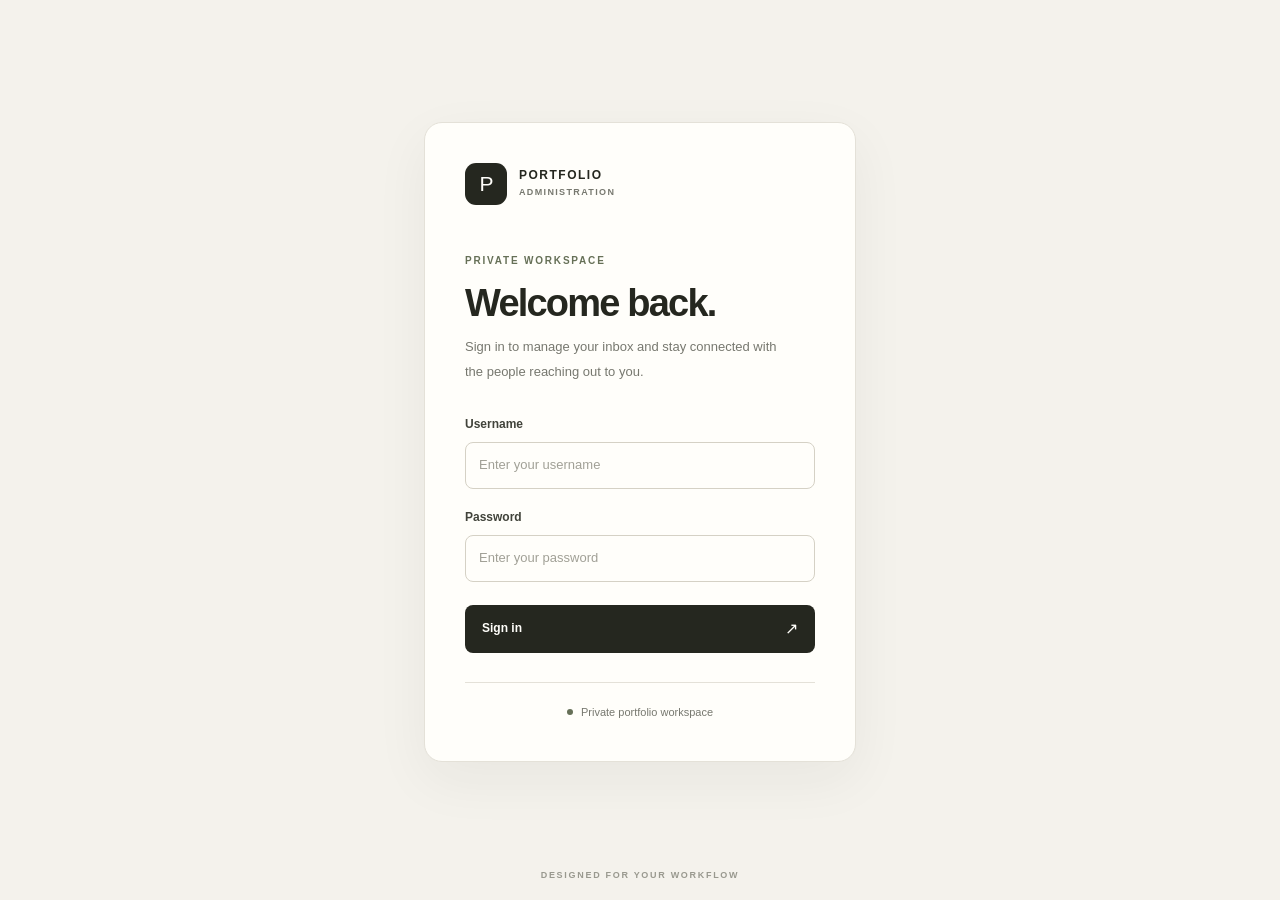
<file: admin.html>
<!DOCTYPE html>
<html lang="en">
<head>
    <meta charset="UTF-8">
    <meta name="viewport" content="width=device-width, initial-scale=1.0">

    <meta
        name="description"
        content="Private portfolio administration dashboard."
    >

    <title>Admin Portal — Aryan</title>

    <link rel="stylesheet" href="admin.css">
    <script src="admin.js" defer></script>
</head>

<body>

    <!-- =========================================
         LOGIN VIEW
    ========================================== -->
    <section
        id="login-view"
        class="login-screen"
        aria-labelledby="login-title"
    >
        <main class="login-card">

            <a class="brand login-brand" href="#" aria-label="Portfolio admin home">
                <span class="brand-mark" aria-hidden="true">P</span>

                <span class="brand-copy">
                    <span class="brand-name">PORTFOLIO</span>
                    <span class="brand-caption">ADMINISTRATION</span>
                </span>
            </a>

            <div class="login-intro">
                <span class="eyebrow">PRIVATE WORKSPACE</span>

                <h1 id="login-title">Welcome back.</h1>

                <p>
                    Sign in to manage your inbox and stay connected
                    with the people reaching out to you.
                </p>
            </div>

            <form id="login-form" class="login-form">

                <div class="form-field">
                    <label for="username">Username</label>

                    <input
                        type="text"
                        id="username"
                        name="username"
                        placeholder="Enter your username"
                        autocomplete="username"
                        required
                    >
                </div>

                <div class="form-field">
                    <label for="password">Password</label>

                    <input
                        type="password"
                        id="password"
                        name="password"
                        placeholder="Enter your password"
                        autocomplete="current-password"
                        required
                    >
                </div>

                <p
                    id="login-error"
                    class="login-error"
                    role="alert"
                    hidden
                >
                    Invalid username or password. Please try again.
                </p>

                <button class="button button-primary login-submit" type="submit">
                    <span>Sign in</span>
                    <span class="button-arrow" aria-hidden="true">↗</span>
                </button>

            </form>

            <footer class="login-footer">
                <span class="footer-dot" aria-hidden="true"></span>
                Private portfolio workspace
            </footer>

        </main>

        <p class="login-legal">
            DESIGNED FOR YOUR WORKFLOW
        </p>
    </section>


    <!-- =========================================
         DASHBOARD VIEW
    ========================================== -->
    <section
        id="dashboard-view"
        class="dashboard-view"
        aria-label="Portfolio administration dashboard"
        hidden
    >

        <div class="dashboard-layout">

            <!-- SIDEBAR -->
            <aside class="sidebar">

                <a class="brand sidebar-brand" href="#inbox">
                    <span class="brand-mark" aria-hidden="true">P</span>

                    <span class="brand-copy">
                        <span class="brand-name">PORTFOLIO</span>
                        <span class="brand-caption">ADMINISTRATION</span>
                    </span>
                </a>

                <div class="sidebar-section-label">
                    WORKSPACE
                </div>

                <nav class="sidebar-nav" aria-label="Main navigation">

                    <a
                        class="nav-link active"
                        href="#inbox"
                        aria-current="page"
                    >
                        <span class="nav-icon" aria-hidden="true">✉</span>
                        <span>Inbox</span>

                        <span
                            id="sidebar-unread-count"
                            class="nav-count"
                        >0</span>
                    </a>

                </nav>

                <div class="sidebar-bottom">

                    <div class="sidebar-note">
                        <span class="status-indicator" aria-hidden="true"></span>

                        <div>
                            <p class="sidebar-note-title">Workspace status</p>
                            <p class="sidebar-note-copy">Local demo environment</p>
                        </div>
                    </div>

                    <div class="sidebar-divider"></div>

                    <p class="sidebar-version">
                        PORTFOLIO ADMIN <span>·</span> MVP
                    </p>

                </div>

            </aside>


            <!-- MAIN DASHBOARD CONTENT -->
            <div class="dashboard-content">

                <!-- TOP HEADER -->
                <header class="topbar">

                    <div class="breadcrumb">
                        <span>Workspace</span>
                        <span class="breadcrumb-separator">/</span>
                        <span class="breadcrumb-current">Inbox</span>
                    </div>

                    <div class="topbar-actions">

                        <div class="admin-profile">
                            <span class="admin-avatar" aria-hidden="true">AD</span>

                            <div class="admin-profile-copy">
                                <span class="admin-name">Administrator</span>
                                <span class="admin-role">Portfolio owner</span>
                            </div>
                        </div>

                        <button
                            id="logout-button"
                            class="button button-logout"
                            type="button"
                        >
                            Log out
                            <span aria-hidden="true">↗</span>
                        </button>

                    </div>

                </header>


                <!-- INBOX CONTENT -->
                <main id="inbox" class="inbox-content">

                    <div class="page-heading">

                        <div class="page-heading-copy">
                            <span class="eyebrow">YOUR COMMUNICATIONS</span>

                            <h1>Inbox<span class="heading-period">.</span></h1>

                            <p>
                                A quiet place to catch up on what's coming your way.
                            </p>
                        </div>

                        <div class="date-display">
                            <span class="date-label">TODAY</span>
                            <time id="current-date"></time>
                        </div>

                    </div>


                    <!-- SUMMARY STATS -->
                    <section class="stats-grid" aria-label="Inbox overview">

                        <article class="stat-card">
                            <span class="stat-label">Total messages</span>

                            <div class="stat-bottom">
                                <span
                                    id="total-count"
                                    class="stat-number"
                                >0</span>

                                <span class="stat-symbol" aria-hidden="true">↘</span>
                            </div>
                        </article>

                        <article class="stat-card stat-card-unread">
                            <span class="stat-label">Unread messages</span>

                            <div class="stat-bottom">
                                <span
                                    id="unread-count"
                                    class="stat-number"
                                >0</span>

                                <span class="unread-indicator">
                                    <span aria-hidden="true"></span>
                                    Needs attention
                                </span>
                            </div>
                        </article>

                        <article class="stat-card">
                            <span class="stat-label">Read messages</span>

                            <div class="stat-bottom">
                                <span
                                    id="read-count"
                                    class="stat-number"
                                >0</span>

                                <span class="stat-description">
                                    Already reviewed
                                </span>
                            </div>
                        </article>

                    </section>


                    <!-- MESSAGE LIST -->
                    <section class="inbox-section" aria-labelledby="messages-heading">

                        <div class="section-heading">

                            <div>
                                <h2 id="messages-heading">Recent messages</h2>

                                <p>
                                    Messages received through your portfolio contact form.
                                </p>
                            </div>

                            <span
                                id="message-total-label"
                                class="message-total-label"
                            >0 messages</span>

                        </div>


                        <ul
                            id="messages-list"
                            class="message-list"
                            aria-label="Contact messages"
                        >
                            <!-- Messages are inserted here by admin.js -->
                        </ul>


                        <!-- EMPTY STATE -->
                        <div id="empty-state" class="empty-state" hidden>

                            <span class="empty-icon" aria-hidden="true">✉</span>

                            <h3>It's quiet in here.</h3>

                            <p>
                                There are no messages to display right now.
                                New enquiries will appear here.
                            </p>

                        </div>

                    </section>


                    <footer class="dashboard-footer">
                        <span>YOUR PORTFOLIO, YOUR WORKFLOW.</span>
                        <span>Admin portal <span aria-hidden="true">·</span> MVP</span>
                    </footer>

                </main>

            </div>

        </div>

    </section>

</body>
</html>
</file>
<file: admin.css>
/* ================================================
   1. DESIGN SYSTEM
================================================ */

:root {
    /* Main palette */
    --color-canvas: #f4f2ec;
    --color-surface: #fffefa;
    --color-surface-soft: #f8f7f2;
    --color-sidebar: #eeece4;

    /* Typography */
    --color-ink: #25271f;
    --color-ink-soft: #41433a;
    --color-muted: #77786f;
    --color-subtle: #99998f;

    /* Borders and separators */
    --color-border: #e4e1d8;
    --color-border-strong: #d5d1c5;

    /* Accent */
    --color-accent: #667057;
    --color-accent-dark: #4f5942;
    --color-accent-soft: #e9ede3;

    /* Status */
    --color-danger: #8a4c43;
    --color-danger-soft: #f7ebe8;
    --color-success: #657452;

    /* Typography */
    --font-sans:
        Inter,
        -apple-system,
        BlinkMacSystemFont,
        "Segoe UI",
        sans-serif;

    /* Shape and depth */
    --radius-sm: 8px;
    --radius-md: 12px;
    --radius-lg: 18px;

    --shadow-card:
        0 18px 55px rgba(38, 39, 31, 0.055);

    /* Layout */
    --sidebar-width: 254px;
}


/* ================================================
   2. RESET AND GLOBAL STYLES
================================================ */

* {
    box-sizing: border-box;
}

html {
    scroll-behavior: smooth;
}

body {
    margin: 0;
    min-width: 320px;
    min-height: 100vh;

    background: var(--color-canvas);
    color: var(--color-ink);

    font-family: var(--font-sans);
    font-size: 14px;
    line-height: 1.6;

    -webkit-font-smoothing: antialiased;
    text-rendering: optimizeLegibility;
}

button,
input {
    font: inherit;
}

button {
    cursor: pointer;
}

button:focus-visible,
a:focus-visible,
input:focus-visible {
    outline: 3px solid rgba(102, 112, 87, 0.35);
    outline-offset: 3px;
}

a {
    color: inherit;
    text-decoration: none;
}

button:disabled {
    cursor: not-allowed;
    opacity: 0.6;
}

/* Prevent author styles from overriding hidden elements. */
[hidden] {
    display: none !important;
}

::selection {
    color: var(--color-ink);
    background: #dfe4d6;
}


/* ================================================
   3. SHARED BRAND COMPONENT
================================================ */

.brand {
    display: inline-flex;
    align-items: center;
    gap: 12px;
    width: fit-content;
}

.brand-mark {
    display: grid;
    place-items: center;

    width: 42px;
    height: 42px;
    flex-shrink: 0;

    background: var(--color-ink);
    color: var(--color-surface);

    border-radius: 11px;

    font-size: 21px;
    font-weight: 500;
    letter-spacing: -1px;
}

.brand-copy {
    display: flex;
    flex-direction: column;
    gap: 2px;
}

.brand-name {
    color: var(--color-ink);

    font-size: 12px;
    font-weight: 800;
    letter-spacing: 1.5px;
    line-height: 1.3;
}

.brand-caption {
    color: var(--color-muted);

    font-size: 9px;
    font-weight: 600;
    letter-spacing: 1.35px;
    line-height: 1.5;
}


/* ================================================
   4. SHARED BUTTONS
================================================ */

.button {
    display: inline-flex;
    align-items: center;
    justify-content: center;
    gap: 14px;

    min-height: 42px;
    padding: 10px 15px;

    border: 1px solid transparent;
    border-radius: var(--radius-sm);

    font-size: 12px;
    font-weight: 650;
    line-height: 1.2;

    transition:
        background-color 160ms ease,
        border-color 160ms ease,
        color 160ms ease,
        transform 160ms ease;
}

.button:active {
    transform: translateY(1px);
}

.button-primary {
    background: var(--color-ink);
    color: var(--color-surface);
}

.button-primary:hover {
    background: #3c3e35;
}

.button-arrow {
    font-size: 16px;
    font-weight: 400;
}

.button-logout {
    min-height: 38px;
    padding: 9px 12px;

    color: var(--color-ink-soft);
    background: transparent;
    border-color: var(--color-border);
}

.button-logout:hover {
    color: var(--color-ink);
    background: var(--color-surface);
    border-color: var(--color-border-strong);
}


/* ================================================
   5. LOGIN SCREEN
================================================ */

.login-screen {
    display: grid;
    place-items: center;

    min-height: 100vh;
    padding: 52px 22px 68px;

    position: relative;
}

.login-card {
    width: 100%;
    max-width: 432px;

    padding: 40px;

    background: var(--color-surface);
    border: 1px solid var(--color-border);
    border-radius: var(--radius-lg);

    box-shadow: var(--shadow-card);
}

.login-brand {
    margin-bottom: 48px;
}

.login-intro {
    margin-bottom: 30px;
}

.eyebrow {
    display: block;

    color: var(--color-accent);

    font-size: 10px;
    font-weight: 750;
    letter-spacing: 1.8px;
    line-height: 1.6;
    text-transform: uppercase;
}

.login-intro h1 {
    margin: 12px 0 9px;

    color: var(--color-ink);

    font-size: clamp(31px, 6vw, 38px);
    font-weight: 650;
    letter-spacing: -1.8px;
    line-height: 1.2;
}

.login-intro p {
    max-width: 320px;
    margin: 0;

    color: var(--color-muted);
    font-size: 13px;
    line-height: 1.9;
}


/* Login inputs */

.login-form {
    display: flex;
    flex-direction: column;
    gap: 19px;
}

.form-field {
    display: flex;
    flex-direction: column;
    gap: 8px;
}

.form-field label {
    color: var(--color-ink-soft);

    font-size: 12px;
    font-weight: 650;
}

.form-field input {
    width: 100%;
    min-height: 46px;
    padding: 12px 13px;

    color: var(--color-ink);
    background: var(--color-surface);

    border: 1px solid var(--color-border-strong);
    border-radius: var(--radius-sm);

    font-size: 13px;

    transition:
        border-color 160ms ease,
        box-shadow 160ms ease;
}

.form-field input::placeholder {
    color: #a1a096;
}

.form-field input:hover {
    border-color: #b9b8ab;
}

.form-field input:focus {
    border-color: var(--color-accent);
    outline: none;
    box-shadow: 0 0 0 3px rgba(102, 112, 87, 0.1);
}

.login-submit {
    width: 100%;
    min-height: 48px;
    margin-top: 4px;

    justify-content: space-between;
    padding-inline: 16px;
}

.login-error {
    margin: -7px 0 0;
    padding: 10px 12px;

    color: var(--color-danger);
    background: var(--color-danger-soft);

    border: 1px solid #ead3ce;
    border-radius: var(--radius-sm);

    font-size: 12px;
    line-height: 1.6;
}

.login-footer {
    display: flex;
    align-items: center;
    justify-content: center;
    gap: 8px;

    margin-top: 29px;
    padding-top: 21px;

    color: var(--color-muted);
    border-top: 1px solid var(--color-border);

    font-size: 11px;
}

.footer-dot {
    width: 6px;
    height: 6px;

    background: var(--color-accent);
    border-radius: 50%;
}

.login-legal {
    position: absolute;
    bottom: 18px;
    left: 20px;
    right: 20px;

    margin: 0;

    color: var(--color-subtle);

    font-size: 9px;
    font-weight: 650;
    letter-spacing: 1.7px;
    text-align: center;
}


/* ================================================
   6. DASHBOARD LAYOUT
================================================ */

.dashboard-view {
    min-height: 100vh;
}

.dashboard-layout {
    display: grid;
    grid-template-columns: var(--sidebar-width) minmax(0, 1fr);

    min-height: 100vh;
}


/* ================================================
   7. SIDEBAR
================================================ */

.sidebar {
    display: flex;
    flex-direction: column;

    position: sticky;
    top: 0;

    width: 100%;
    height: 100vh;
    min-height: 550px;

    padding: 30px 19px 21px;

    background: var(--color-sidebar);
    border-right: 1px solid var(--color-border);
}

.sidebar-brand {
    padding: 0 6px;
    margin-bottom: 54px;
}

.sidebar .brand-mark {
    width: 39px;
    height: 39px;
    border-radius: 10px;
}

.sidebar-section-label {
    margin: 0 0 13px;
    padding: 0 12px;

    color: var(--color-subtle);

    font-size: 9px;
    font-weight: 800;
    letter-spacing: 1.6px;
}

.sidebar-nav {
    display: flex;
    flex-direction: column;
    gap: 5px;
}

.nav-link {
    display: flex;
    align-items: center;
    gap: 12px;

    min-height: 43px;
    padding: 10px 12px;

    color: var(--color-muted);
    border: 1px solid transparent;
    border-radius: var(--radius-sm);

    font-size: 12px;
    font-weight: 550;

    transition:
        color 160ms ease,
        background-color 160ms ease,
        border-color 160ms ease;
}

.nav-link:hover {
    color: var(--color-ink);
    background: rgba(255, 255, 255, 0.45);
}

.nav-link.active {
    color: var(--color-ink);
    background: rgba(255, 254, 250, 0.88);
    border-color: rgba(228, 225, 216, 0.9);

    font-weight: 700;
}

.nav-icon {
    display: inline-grid;
    place-items: center;

    width: 18px;

    font-size: 16px;
}

.nav-count {
    display: inline-grid;
    place-items: center;

    min-width: 22px;
    height: 22px;
    padding: 0 5px;

    margin-left: auto;

    color: var(--color-accent-dark);
    background: var(--color-accent-soft);
    border-radius: 6px;

    font-size: 10px;
    font-weight: 750;
}

.sidebar-bottom {
    margin-top: auto;
}

.sidebar-note {
    display: flex;
    align-items: flex-start;
    gap: 11px;

    padding: 13px 11px;
}

.status-indicator {
    width: 7px;
    height: 7px;
    margin-top: 6px;
    flex-shrink: 0;

    background: var(--color-accent);
    border-radius: 50%;
}

.sidebar-note-title {
    margin: 0 0 2px;

    color: var(--color-ink-soft);

    font-size: 11px;
    font-weight: 650;
}

.sidebar-note-copy {
    margin: 0;

    color: var(--color-muted);
    font-size: 10px;
    line-height: 1.7;
}

.sidebar-divider {
    height: 1px;
    margin: 12px 0 16px;

    background: var(--color-border);
}

.sidebar-version {
    margin: 0;
    padding: 0 11px;

    color: var(--color-subtle);

    font-size: 9px;
    font-weight: 700;
    letter-spacing: 1px;
}

.sidebar-version span {
    padding-inline: 3px;
}


/* ================================================
   8. TOP BAR
================================================ */

.dashboard-content {
    min-width: 0;
    background: var(--color-canvas);
}

.topbar {
    display: flex;
    align-items: center;
    justify-content: space-between;
    gap: 20px;

    min-height: 76px;
    padding: 15px 42px;

    background: rgba(255, 254, 250, 0.65);
    border-bottom: 1px solid var(--color-border);
}

.breadcrumb {
    display: flex;
    align-items: center;
    gap: 11px;

    color: var(--color-muted);
    font-size: 11px;
}

.breadcrumb-separator {
    color: var(--color-border-strong);
}

.breadcrumb-current {
    color: var(--color-ink);
    font-weight: 700;
}

.topbar-actions {
    display: flex;
    align-items: center;
    gap: 22px;
}

.admin-profile {
    display: flex;
    align-items: center;
    gap: 10px;
}

.admin-avatar {
    display: grid;
    place-items: center;

    width: 36px;
    height: 36px;

    color: var(--color-accent-dark);
    background: var(--color-accent-soft);
    border: 1px solid #dce1d3;
    border-radius: 50%;

    font-size: 10px;
    font-weight: 800;
    letter-spacing: 0.2px;
}

.admin-profile-copy {
    display: flex;
    flex-direction: column;
    gap: 2px;
}

.admin-name {
    color: var(--color-ink-soft);

    font-size: 11px;
    font-weight: 700;
}

.admin-role {
    color: var(--color-muted);
    font-size: 10px;
}


/* ================================================
   9. INBOX CONTENT AND PAGE HEADER
================================================ */

.inbox-content {
    width: 100%;
    max-width: 1350px;

    margin: 0 auto;
    padding: 40px 42px 24px;
}

.page-heading {
    display: flex;
    align-items: flex-end;
    justify-content: space-between;
    gap: 20px;

    margin-bottom: 28px;
}

.page-heading h1 {
    margin: 7px 0 7px;

    color: var(--color-ink);

    font-size: clamp(34px, 4vw, 43px);
    font-weight: 650;
    letter-spacing: -2px;
    line-height: 1.15;
}

.heading-period {
    color: var(--color-accent);
}

.page-heading-copy > p {
    margin: 0;

    color: var(--color-muted);
    font-size: 12px;
    line-height: 1.8;
}

.date-display {
    display: flex;
    flex-direction: column;
    align-items: flex-end;
    gap: 3px;

    padding-bottom: 4px;
}

.date-label {
    color: var(--color-subtle);

    font-size: 9px;
    font-weight: 800;
    letter-spacing: 1.5px;
}

#current-date {
    color: var(--color-ink-soft);

    font-size: 11px;
    font-weight: 650;
}


/* ================================================
   10. SUMMARY STAT CARDS
================================================ */

.stats-grid {
    display: grid;
    grid-template-columns: repeat(3, minmax(0, 1fr));
    gap: 14px;

    margin-bottom: 42px;
}

.stat-card {
    min-height: 124px;
    padding: 19px 20px 17px;

    background: var(--color-surface);
    border: 1px solid var(--color-border);
    border-radius: var(--radius-md);
}

.stat-card-unread {
    background: #f5f6f0;
    border-color: #dce1d3;
}

.stat-label {
    display: block;

    color: var(--color-muted);

    font-size: 11px;
    font-weight: 600;
}

.stat-bottom {
    display: flex;
    align-items: center;
    justify-content: space-between;
    gap: 10px;

    margin-top: 12px;
}

.stat-number {
    color: var(--color-ink);

    font-size: 31px;
    font-weight: 600;
    letter-spacing: -1.2px;
    line-height: 1.1;

    font-variant-numeric: tabular-nums;
}

.stat-symbol {
    display: grid;
    place-items: center;

    width: 30px;
    height: 30px;

    color: var(--color-muted);
    background: var(--color-surface-soft);
    border: 1px solid var(--color-border);
    border-radius: 50%;

    font-size: 14px;
}

.unread-indicator {
    display: inline-flex;
    align-items: center;
    gap: 6px;

    color: var(--color-accent-dark);
    font-size: 10px;
    font-weight: 600;
}

.unread-indicator > span {
    width: 6px;
    height: 6px;

    background: var(--color-accent);
    border-radius: 50%;
}

.stat-description {
    color: var(--color-muted);
    font-size: 10px;
}


/* ================================================
   11. INBOX SECTION HEADING
================================================ */

.inbox-section {
    min-width: 0;
}

.section-heading {
    display: flex;
    align-items: flex-end;
    justify-content: space-between;
    gap: 16px;

    margin-bottom: 17px;
}

.section-heading h2 {
    margin: 0 0 4px;

    color: var(--color-ink);

    font-size: 17px;
    font-weight: 700;
    letter-spacing: -0.45px;
}

.section-heading p {
    margin: 0;

    color: var(--color-muted);
    font-size: 11px;
    line-height: 1.8;
}

.message-total-label {
    flex-shrink: 0;
    padding-bottom: 2px;

    color: var(--color-muted);
    font-size: 10px;
    font-weight: 600;
}


/* ================================================
   12. MESSAGE LIST AND MESSAGE CARDS
================================================ */

.message-list {
    display: flex;
    flex-direction: column;
    gap: 12px;

    padding: 0;
    margin: 0;

    list-style: none;
}

.message-item {
    min-width: 0;
}

.message-card {
    padding: 22px 23px 18px;

    background: var(--color-surface);
    border: 1px solid var(--color-border);
    border-left: 3px solid var(--color-accent);
    border-radius: var(--radius-md);

    transition:
        background-color 180ms ease,
        border-color 180ms ease,
        opacity 180ms ease;
}

/* Subdued visual state for messages already read. */
.message-card.is-read {
    background: #faf9f5;
    border-left-color: var(--color-border-strong);
}

.message-card.is-read .sender-name {
    color: var(--color-ink-soft);
}

.message-card.is-read .message-body {
    color: #77786f;
}

.message-card__top {
    display: flex;
    align-items: flex-start;
    justify-content: space-between;
    gap: 18px;
}

.message-identity {
    min-width: 0;
}

.sender-row {
    display: flex;
    align-items: center;
    flex-wrap: wrap;
    gap: 9px;
}

.sender-name {
    margin: 0;

    color: var(--color-ink);

    font-size: 13px;
    font-weight: 750;
    letter-spacing: -0.15px;
    line-height: 1.5;
}

.read-indicator {
    display: inline-block;

    width: 7px;
    height: 7px;
    flex-shrink: 0;

    background: var(--color-accent);
    border-radius: 50%;
}

.message-card.is-read .read-indicator {
    background: var(--color-border-strong);
}

.sender-email {
    display: inline-block;
    max-width: 100%;
    margin-top: 4px;

    color: var(--color-muted);

    font-size: 11px;
    overflow-wrap: anywhere;
}

.sender-email:hover {
    color: var(--color-accent-dark);
    text-decoration: underline;
    text-underline-offset: 3px;
}

.read-state {
    flex-shrink: 0;
    padding: 5px 8px;

    color: var(--color-accent-dark);
    background: var(--color-accent-soft);
    border-radius: 5px;

    font-size: 9px;
    font-weight: 750;
    letter-spacing: 0.3px;
    line-height: 1.3;
    text-transform: uppercase;
}

.message-card.is-read .read-state {
    color: var(--color-muted);
    background: #eeece5;
}

.message-subject {
    margin-top: 19px;
}

.message-subject-label {
    display: block;
    margin-bottom: 4px;

    color: var(--color-subtle);

    font-size: 9px;
    font-weight: 800;
    letter-spacing: 1.15px;
    text-transform: uppercase;
}

.message-subject h4 {
    margin: 0;

    color: var(--color-ink);

    font-size: 14px;
    font-weight: 700;
    line-height: 1.6;

    overflow-wrap: anywhere;
}

.message-body {
    max-width: 850px;
    margin: 9px 0 0;

    color: var(--color-ink-soft);

    font-size: 12px;
    line-height: 1.9;

    white-space: pre-wrap;
    overflow-wrap: anywhere;
}

.message-card__footer {
    display: flex;
    align-items: center;
    justify-content: space-between;
    flex-wrap: wrap;
    gap: 14px;

    margin-top: 20px;
    padding-top: 14px;

    border-top: 1px solid var(--color-border);
}

.message-date {
    color: var(--color-muted);
    font-size: 10px;
    font-weight: 550;
}

.message-actions {
    display: flex;
    align-items: center;
    flex-wrap: wrap;
    gap: 8px;
}

.button-message {
    min-height: 34px;
    padding: 8px 11px;

    font-size: 10px;
    font-weight: 700;
}

.button-read {
    color: var(--color-accent-dark);
    background: var(--color-accent-soft);
    border-color: #dce1d3;
}

.button-read:hover {
    background: #dfe5d7;
    border-color: #cbd3bf;
}

.button-delete {
    color: var(--color-danger);
    background: transparent;
    border-color: var(--color-border);
}

.button-delete:hover {
    background: var(--color-danger-soft);
    border-color: #ead3ce;
}


/* ================================================
   13. EMPTY STATE
================================================ */

.empty-state {
    display: flex;
    flex-direction: column;
    align-items: center;
    justify-content: center;

    min-height: 270px;
    padding: 36px 22px;

    background: var(--color-surface);
    border: 1px dashed var(--color-border-strong);
    border-radius: var(--radius-md);

    text-align: center;
}

.empty-icon {
    display: grid;
    place-items: center;

    width: 48px;
    height: 48px;
    margin-bottom: 16px;

    color: var(--color-accent-dark);
    background: var(--color-accent-soft);
    border-radius: 50%;

    font-size: 21px;
}

.empty-state h3 {
    margin: 0 0 6px;

    color: var(--color-ink);

    font-size: 16px;
    font-weight: 700;
    letter-spacing: -0.3px;
}

.empty-state p {
    max-width: 310px;
    margin: 0;

    color: var(--color-muted);

    font-size: 12px;
    line-height: 1.9;
}


/* ================================================
   14. DASHBOARD FOOTER
================================================ */

.dashboard-footer {
    display: flex;
    align-items: center;
    justify-content: space-between;
    flex-wrap: wrap;
    gap: 12px;

    margin-top: 32px;
    padding-top: 18px;

    color: var(--color-subtle);
    border-top: 1px solid var(--color-border);

    font-size: 9px;
    font-weight: 650;
    letter-spacing: 0.65px;
}

.dashboard-footer span span {
    padding-inline: 3px;
}


/* ================================================
   15. RESPONSIVE: TABLET
================================================ */

@media (max-width: 1100px) {
    :root {
        --sidebar-width: 218px;
    }

    .sidebar {
        padding-inline: 15px;
    }

    .topbar {
        padding-inline: 28px;
    }

    .inbox-content {
        padding: 34px 28px 22px;
    }

    .stat-card {
        padding-inline: 15px;
    }

    .unread-indicator {
        font-size: 9px;
    }
}


/* ================================================
   16. RESPONSIVE: MOBILE
================================================ */

@media (max-width: 760px) {
    .dashboard-layout {
        grid-template-columns: minmax(0, 1fr);
    }

    .sidebar {
        position: static;

        display: grid;
        grid-template-columns: minmax(0, 1fr) auto;
        align-items: center;
        gap: 18px;

        width: 100%;
        height: auto;
        min-height: 0;

        padding: 17px 22px;

        border-right: none;
        border-bottom: 1px solid var(--color-border);
    }

    .sidebar-brand {
        margin: 0;
        padding: 0;
    }

    .sidebar-section-label,
    .sidebar-bottom {
        display: none;
    }

    .sidebar-nav {
        align-items: center;
    }

    .nav-link {
        min-height: 38px;
        padding: 8px 11px;
    }

    .topbar {
        min-height: 68px;
        padding: 13px 22px;
    }

    .inbox-content {
        padding: 30px 22px 22px;
    }

    .stats-grid {
        gap: 10px;
        margin-bottom: 32px;
    }

    .stat-card {
        min-height: 112px;
        padding: 14px;
    }

    .stat-number {
        font-size: 27px;
    }
}

@media (max-width: 540px) {
    .login-card {
        padding: 30px 24px;
    }

    .login-brand {
        margin-bottom: 37px;
    }

    .topbar {
        align-items: flex-start;
        gap: 14px;
    }

    .breadcrumb {
        display: none;
    }

    .topbar-actions {
        width: 100%;
        justify-content: space-between;
        gap: 12px;
    }

    .admin-profile {
        gap: 8px;
    }

    .button-logout {
        flex-shrink: 0;
    }

    .inbox-content {
        padding: 26px 16px 18px;
    }

    .page-heading {
        align-items: flex-start;
        gap: 12px;
    }

    .page-heading h1 {
        font-size: 35px;
    }

    .date-display {
        padding-top: 4px;
    }

    .date-label {
        font-size: 8px;
    }

    #current-date {
        font-size: 10px;
        text-align: right;
    }

    .stats-grid {
        grid-template-columns: 1fr;
        gap: 9px;
    }

    .stat-card {
        display: flex;
        align-items: center;
        justify-content: space-between;
        gap: 15px;

        min-height: 78px;
        padding: 15px 17px;
    }

    .stat-bottom {
        justify-content: flex-end;
        margin-top: 0;
    }

    .stat-symbol {
        display: none;
    }

    .unread-indicator,
    .stat-description {
        display: none;
    }

    .section-heading {
        align-items: flex-start;
        flex-wrap: wrap;
        gap: 5px;

        margin-bottom: 13px;
    }

    .message-total-label {
        font-size: 10px;
    }

    .message-card {
        padding: 18px 15px 14px;
    }

    .message-card__top {
        gap: 10px;
    }

    .read-state {
        font-size: 8px;
        padding: 4px 6px;
    }

    .message-subject {
        margin-top: 16px;
    }

    .message-card__footer {
        align-items: flex-start;
        flex-direction: column;
        gap: 12px;
    }

    .message-actions {
        width: 100%;
    }

    .button-message {
        flex: 1;
    }

    .dashboard-footer {
        font-size: 8px;
    }
}


/* ================================================
   17. REDUCED MOTION ACCESSIBILITY
================================================ */

@media (prefers-reduced-motion: reduce) {
    *,
    *::before,
    *::after {
        scroll-behavior: auto !important;
        transition-duration: 0.01ms !important;
        animation-duration: 0.01ms !important;
        animation-iteration-count: 1 !important;
    }
}
</file>
